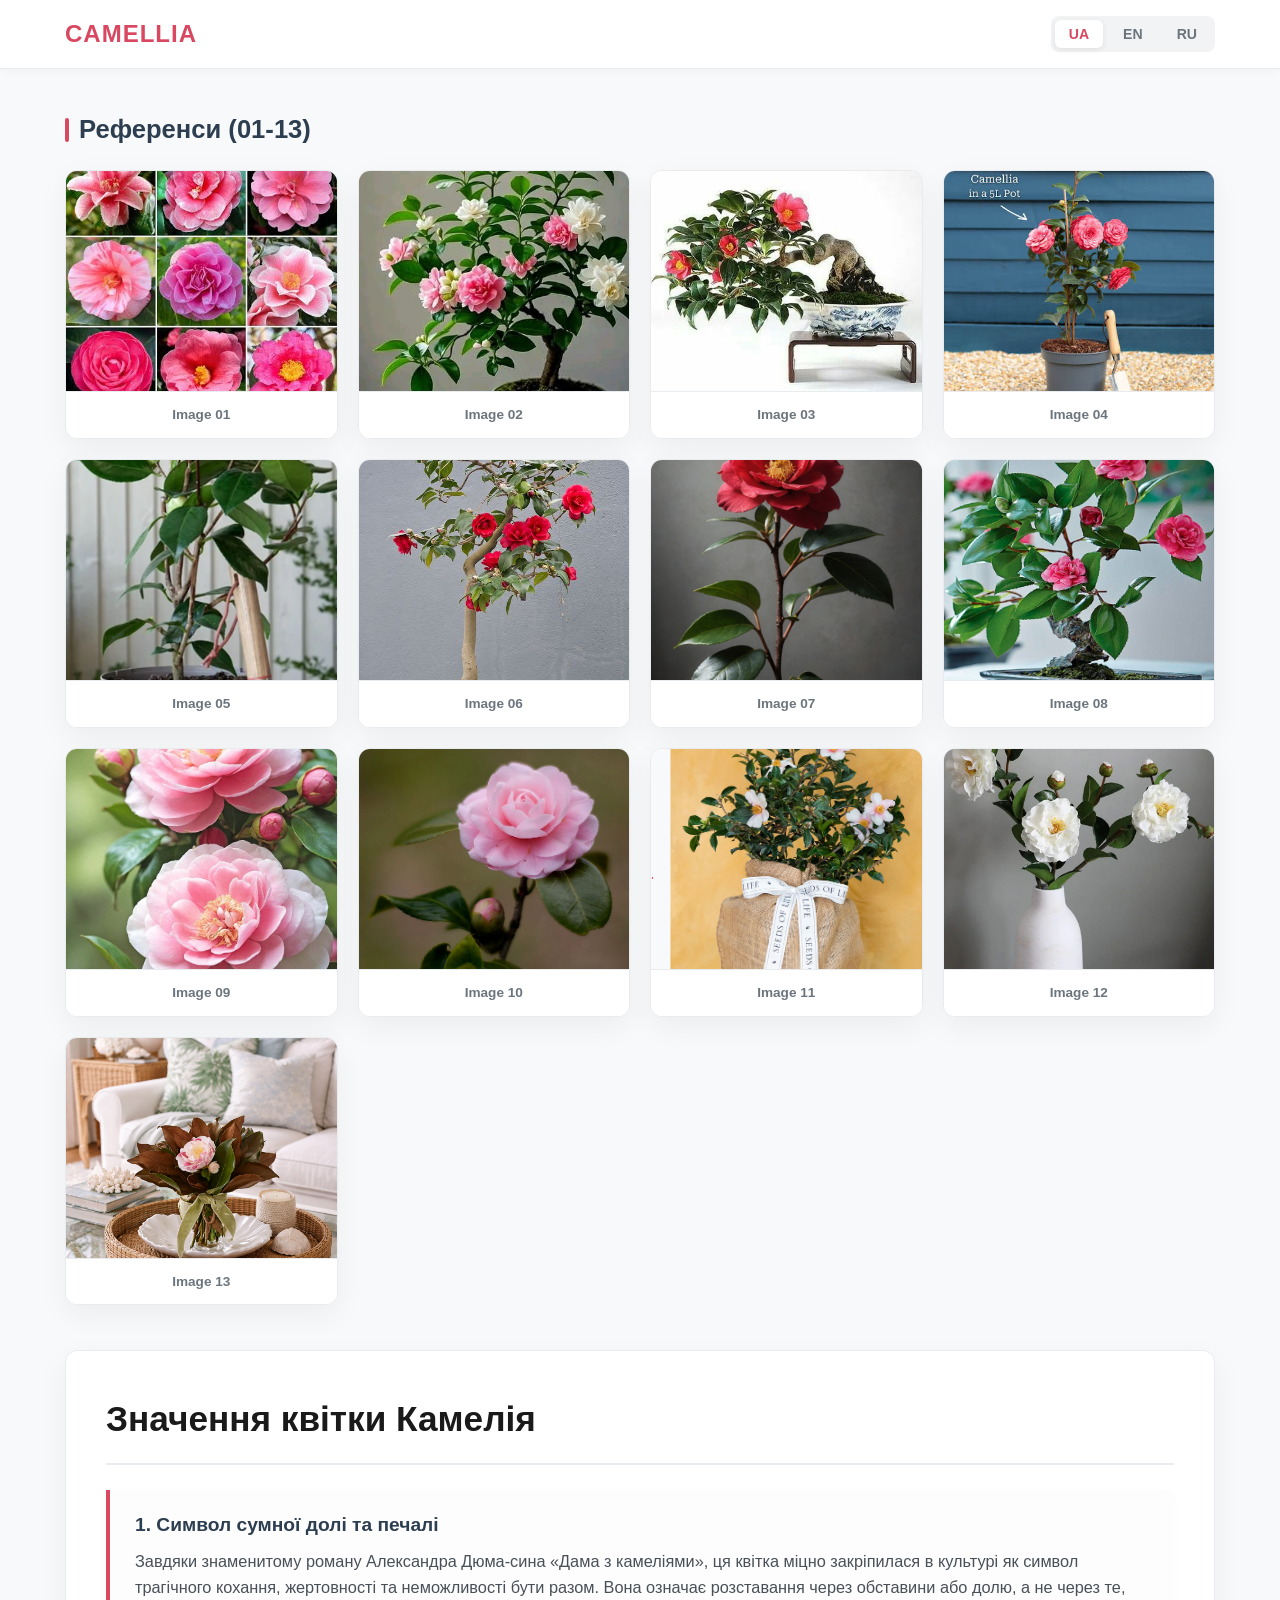
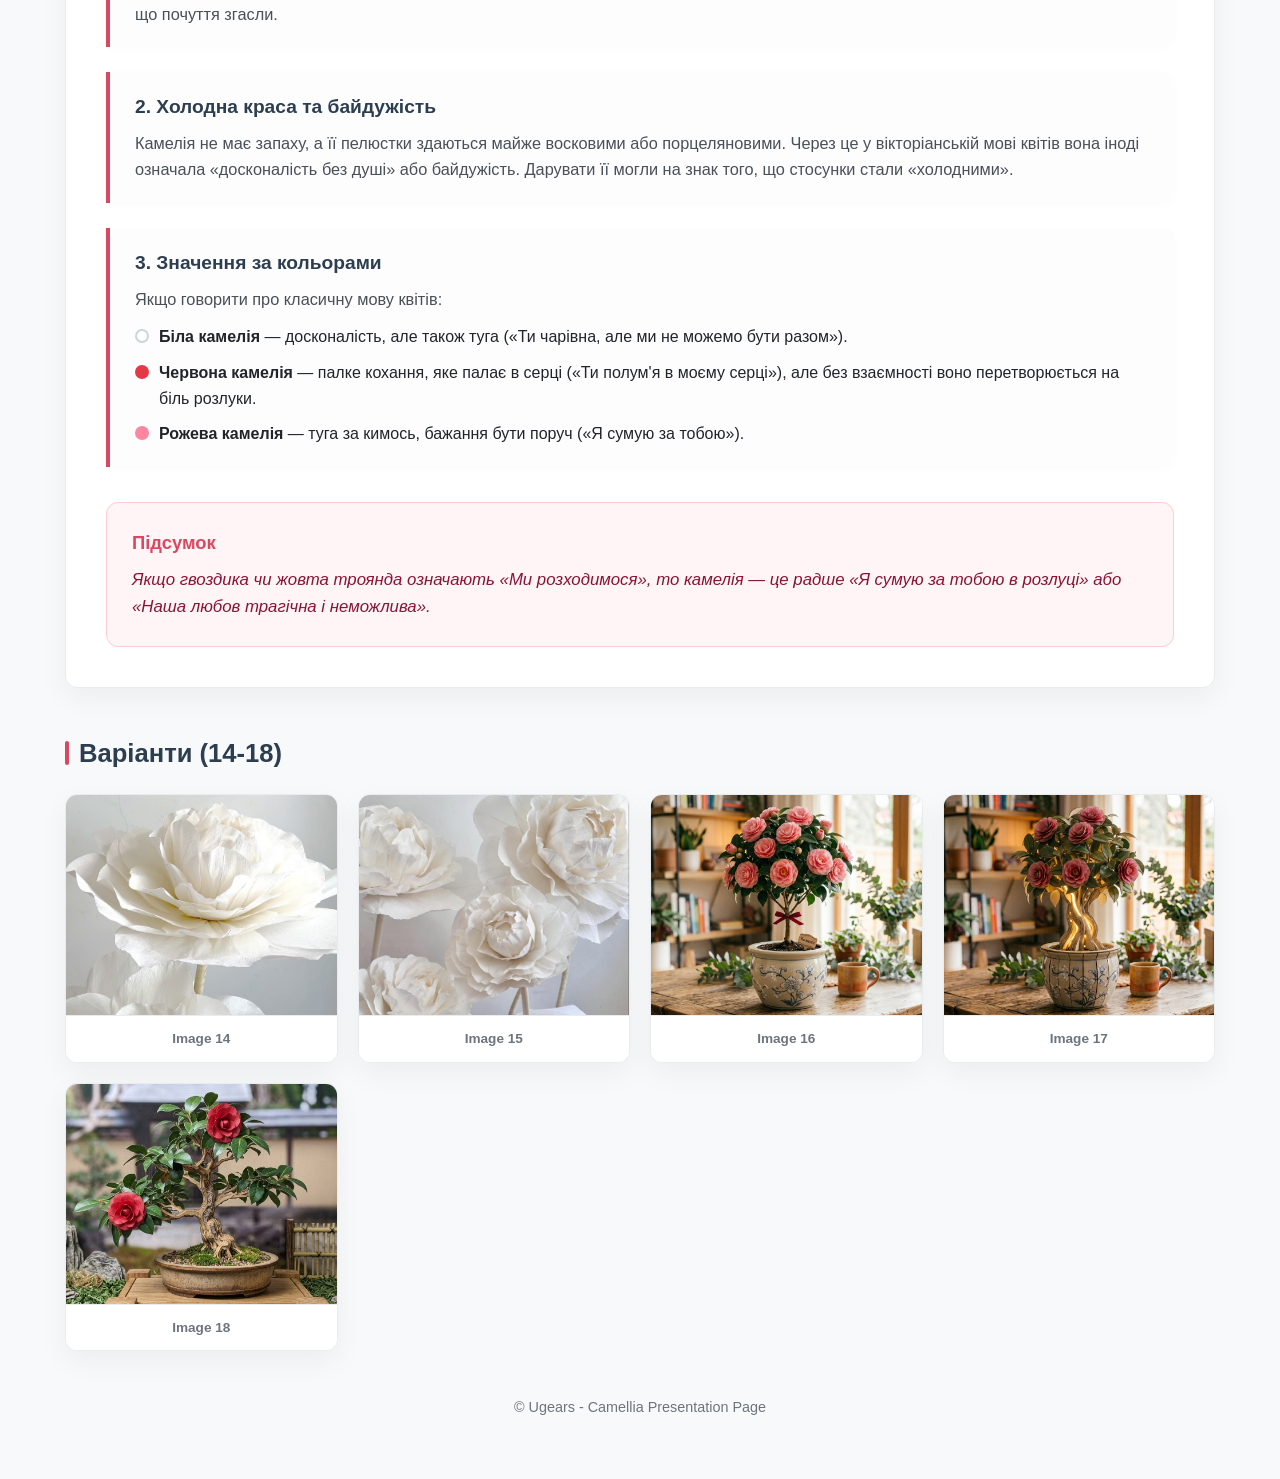
<file: Camelia.html>
<!DOCTYPE html>
<html lang="uk">
<head>
    <meta charset="UTF-8">
    <meta name="viewport" content="width=device-width, initial-scale=1.0">
    <title>Camellia - Ugears</title>
    <style>
        :root {
            --bg-color: #f8f9fa;
            --card-bg: #ffffff;
            --text-main: #212529;
            --text-muted: #6c757d;
            --accent: #d94861;
            --accent-hover: #b8354c;
            --border-color: #e9ecef;
            --shadow: 0 10px 30px rgba(0, 0, 0, 0.05);
            --radius: 12px;
            --transition: all 0.3s ease;
        }

        * {
            box-sizing: border-box;
            margin: 0;
            padding: 0;
        }

        body {
            font-family: 'Segoe UI', -apple-system, BlinkMacSystemFont, Roboto, Helvetica, Arial, sans-serif;
            background-color: var(--bg-color);
            color: var(--text-main);
            line-height: 1.6;
            padding-bottom: 60px;
        }

        header {
            background-color: var(--card-bg);
            border-bottom: 1px solid var(--border-color);
            position: sticky;
            top: 0;
            z-index: 1000;
            box-shadow: 0 2px 10px rgba(0,0,0,0.03);
        }

        .header-container {
            max-width: 1200px;
            margin: 0 auto;
            padding: 15px 25px;
            display: flex;
            justify-content: space-between;
            align-items: center;
        }

        .logo {
            font-size: 1.5rem;
            font-weight: 700;
            color: var(--accent);
            letter-spacing: 1px;
            text-transform: uppercase;
        }

        .lang-switcher {
            display: flex;
            gap: 6px;
            background: #f1f3f5;
            padding: 4px;
            border-radius: 8px;
        }

        .lang-btn {
            border: none;
            background: transparent;
            padding: 6px 14px;
            font-size: 0.88rem;
            font-weight: 600;
            color: var(--text-muted);
            cursor: pointer;
            border-radius: 6px;
            transition: var(--transition);
        }

        .lang-btn.active {
            background: var(--card-bg);
            color: var(--accent);
            box-shadow: 0 2px 6px rgba(0,0,0,0.08);
        }

        .lang-btn:hover:not(.active) {
            color: var(--text-main);
        }

        main {
            max-width: 1200px;
            margin: 40px auto;
            padding: 0 25px;
        }

        .section-title {
            font-size: 1.6rem;
            font-weight: 700;
            margin-bottom: 20px;
            color: #2c3e50;
            display: flex;
            align-items: center;
            gap: 10px;
        }

        .section-title::before {
            content: '';
            display: inline-block;
            width: 4px;
            height: 24px;
            background-color: var(--accent);
            border-radius: 2px;
        }

        /* Image Grids */
        .image-grid {
            display: grid;
            grid-template-columns: repeat(auto-fill, minmax(220px, 1fr));
            gap: 20px;
            margin-bottom: 45px;
        }

        .image-card {
            background: var(--card-bg);
            border-radius: var(--radius);
            overflow: hidden;
            border: 1px solid var(--border-color);
            box-shadow: var(--shadow);
            transition: var(--transition);
            display: flex;
            flex-direction: column;
        }

        .image-card:hover {
            transform: translateY(-4px);
            box-shadow: 0 15px 35px rgba(0,0,0,0.1);
        }

        .image-container {
            width: 100%;
            height: 220px;
            background-color: #f8f9fa;
            position: relative;
            overflow: hidden;
        }

        .image-container img {
            width: 100%;
            height: 100%;
            object-fit: cover;
            transition: transform 0.4s ease;
        }

        .image-card:hover img {
            transform: scale(1.05);
        }

        .image-caption {
            padding: 12px 15px;
            font-size: 0.85rem;
            font-weight: 600;
            color: var(--text-muted);
            text-align: center;
            background: #fff;
            border-top: 1px solid var(--border-color);
        }

        /* Text Content Styling */
        .content-card {
            background: var(--card-bg);
            border-radius: var(--radius);
            padding: 40px;
            box-shadow: var(--shadow);
            border: 1px solid var(--border-color);
            margin-bottom: 45px;
        }

        .content-card h1 {
            font-size: 2.2rem;
            color: #1a1a1a;
            margin-bottom: 25px;
            border-bottom: 2px solid var(--border-color);
            padding-bottom: 15px;
        }

        .meaning-list {
            display: flex;
            flex-direction: column;
            gap: 25px;
        }

        .meaning-item {
            background: #fdfdfe;
            border-left: 4px solid var(--accent);
            padding: 20px 25px;
            border-radius: 0 var(--radius) var(--radius) 0;
            box-shadow: 0 2px 8px rgba(0,0,0,0.02);
        }

        .meaning-item h3 {
            font-size: 1.2rem;
            color: #2c3e50;
            margin-bottom: 8px;
        }

        .meaning-item p {
            color: #495057;
            font-size: 1.02rem;
        }

        .color-list {
            list-style: none;
            margin-top: 10px;
            display: flex;
            flex-direction: column;
            gap: 10px;
        }

        .color-item {
            display: flex;
            align-items: flex-start;
            gap: 10px;
        }

        .color-badge {
            display: inline-block;
            width: 14px;
            height: 14px;
            border-radius: 50%;
            margin-top: 5px;
            flex-shrink: 0;
        }

        .badge-white { background: #ffffff; border: 2px solid #ced4da; }
        .badge-red { background: #e63946; }
        .badge-pink { background: #ff85a1; }

        .summary-box {
            margin-top: 35px;
            background: #fff5f6;
            border: 1px solid #fecdd3;
            border-radius: var(--radius);
            padding: 25px;
        }

        .summary-box h3 {
            color: var(--accent);
            margin-bottom: 10px;
            font-size: 1.15rem;
        }

        .summary-box p {
            color: #881337;
            font-size: 1.05rem;
            font-style: italic;
        }

        footer {
            text-align: center;
            color: var(--text-muted);
            font-size: 0.9rem;
            margin-top: 40px;
        }

        @media (max-width: 768px) {
            .content-card {
                padding: 25px;
            }
            .header-container {
                padding: 12px 15px;
            }
            .image-grid {
                grid-template-columns: repeat(auto-fill, minmax(150px, 1fr));
                gap: 12px;
            }
            .image-container {
                height: 160px;
            }
        }
    </style>
</head>
<body>

    <header>
        <div class="header-container">
            <div class="logo">Camellia</div>
            <div class="lang-switcher">
                <button class="lang-btn active" onclick="setLanguage('ua')">UA</button>
                <button class="lang-btn" onclick="setLanguage('en')">EN</button>
                <button class="lang-btn" onclick="setLanguage('ru')">RU</button>
            </div>
        </div>
    </header>

    <main>
        <!-- Top Image Section (01-13) -->
        <h2 class="section-title" data-i18n="top_images_title">Референси (01-13)</h2>
        <div class="image-grid" id="top-grid"></div>

        <!-- Text Content Section -->
        <div class="content-card">
            <h1 data-i18n="main_title">Значення квітки Камелія</h1>
            
            <div class="meaning-list">
                <div class="meaning-item">
                    <h3 data-i18n="item1_title">1. Символ сумної долі та печалі</h3>
                    <p data-i18n="item1_desc">Завдяки знаменитому роману Александра Дюма-сина «Дама з камеліями», ця квітка міцно закріпилася в культурі як символ трагічного кохання, жертовності та неможливості бути разом. Вона означає розставання через обставини або долю, а не через те, що почуття згасли.</p>
                </div>

                <div class="meaning-item">
                    <h3 data-i18n="item2_title">2. Холодна краса та байдужість</h3>
                    <p data-i18n="item2_desc">Камелія не має запаху, а її пелюстки здаються майже восковими або порцеляновими. Через це у вікторіанській мові квітів вона іноді означала «досконалість без душі» або байдужість. Дарувати її могли на знак того, що стосунки стали «холодними».</p>
                </div>

                <div class="meaning-item">
                    <h3 data-i18n="item3_title">3. Значення за кольорами</h3>
                    <p data-i18n="item3_subtitle" style="margin-bottom: 12px;">Якщо говорити про класичну мову квітів:</p>
                    <ul class="color-list">
                        <li class="color-item">
                            <span class="color-badge badge-white"></span>
                            <span data-i18n="color_white"><strong>Біла камелія</strong> — досконалість, але також туга («Ти чарівна, але ми не можемо бути разом»).</span>
                        </li>
                        <li class="color-item">
                            <span class="color-badge badge-red"></span>
                            <span data-i18n="color_red"><strong>Червона камелія</strong> — палке кохання, яке палає в серці («Ти полум'я в моєму серці»), але без взаємності воно перетворюється на біль розлуки.</span>
                        </li>
                        <li class="color-item">
                            <span class="color-badge badge-pink"></span>
                            <span data-i18n="color_pink"><strong>Рожева камелія</strong> — туга за кимось, бажання бути поруч («Я сумую за тобою»).</span>
                        </li>
                    </ul>
                </div>
            </div>

            <div class="summary-box">
                <h3 data-i18n="summary_title">Підсумок</h3>
                <p data-i18n="summary_desc">Якщо гвоздика чи жовта троянда означають «Ми розходимося», то камелія — це радше «Я сумую за тобою в розлуці» або «Наша любов трагічна і неможлива».</p>
            </div>
        </div>

        <!-- Bottom Image Section (14-18) -->
        <h2 class="section-title" data-i18n="bottom_images_title">Варіанти (14-18)</h2>
        <div class="image-grid" id="bottom-grid"></div>
    </main>

    <footer>
        <p>&copy; Ugears - Camellia Presentation Page</p>
    </footer>

    <script>
        // Створення карток зображень
        function renderGrid(containerId, start, end) {
            const container = document.getElementById(containerId);
            let html = '';
            for (let i = start; i <= end; i++) {
                const num = String(i).padStart(2, '0');
                html += `
                    <div class="image-card">
                        <div class="image-container">
                            <img src="${num}.jpg" alt="Camellia ${num}" onerror="this.src='https://via.placeholder.com/300x300?text=Image+${num}';">
                        </div>
                        <div class="image-caption">Image ${num}</div>
                    </div>
                `;
            }
            container.innerHTML = html;
        }

        renderGrid('top-grid', 1, 13);
        renderGrid('bottom-grid', 14, 18);

        // Переклади
        const translations = {
            ua: {
                top_images_title: "Референси (01-13)",
                bottom_images_title: "Варіанти (14-18)",
                main_title: "Значення квітки Камелія",
                item1_title: "1. Символ сумної долі та печалі",
                item1_desc: "Завдяки знаменитому роману Александра Дюма-сина «Дама з камеліями», ця квітка міцно закріпилася в культурі як символ трагічного кохання, жертовності та неможливості бути разом. Вона означає розставання через обставини або долю, а не через те, що почуття згасли.",
                item2_title: "2. Холодна краса та байдужість",
                item2_desc: "Камелія не має запаху, а її пелюстки здаються майже восковими або порцеляновими. Через це у вікторіанській мові квітів вона іноді означала «досконалість без душі» або байдужість. Дарувати її могли на знак того, що стосунки стали «холодними».",
                item3_title: "3. Значення за кольорами",
                item3_subtitle: "Якщо говорити про класичну мову квітів:",
                color_white: "<strong>Біла камелія</strong> — досконалість, але також туга («Ти чарівна, але ми не можемо бути разом»).",
                color_red: "<strong>Червона камелія</strong> — палке кохання, яке палає в серці («Ти полум'я в моєму серці»), але без взаємності воно перетворюється на біль розлуки.",
                color_pink: "<strong>Рожева камелія</strong> — туга за кимось, бажання бути поруч («Я сумую за тобою»).",
                summary_title: "Підсумок",
                summary_desc: "Якщо гвоздика чи жовта троянда означають «Ми розходимося», то камелія — це радше «Я сумую за тобою в розлуці» або «Наша любов трагічна і неможлива»."
            },
            en: {
                top_images_title: "References (01-13)",
                bottom_images_title: "Variants (14-18)",
                main_title: "Meaning of the Camellia Flower",
                item1_title: "1. Symbol of Sad Fate and Sorrow",
                item1_desc: "Thanks to Alexandre Dumas fils' famous novel 'The Lady of the Camellias', this flower became firmly established in culture as a symbol of tragic love, sacrifice, and the impossibility of being together. It signifies parting due to circumstances or fate, rather than fading feelings.",
                item2_title: "2. Cold Beauty and Indifference",
                item2_desc: "The camellia has no scent, and its petals appear almost waxy or porcelain. Because of this, in the Victorian language of flowers, it sometimes represented 'perfection without a soul' or indifference. Giving it could signal that relationships had grown cold.",
                item3_title: "3. Meaning by Color",
                item3_subtitle: "In the classic language of flowers:",
                color_white: "<strong>White Camellia</strong> — perfection, but also longing ('You are charming, but we cannot be together').",
                color_red: "<strong>Red Camellia</strong> — passionate love burning in the heart ('You are a flame in my heart'), but without reciprocity, it turns into the pain of separation.",
                color_pink: "<strong>Pink Camellia</strong> — longing for someone, a desire to be close ('I miss you').",
                summary_title: "Summary",
                summary_desc: "If a carnation or yellow rose means 'We are breaking up', the camellia is rather 'I miss you in separation' or 'Our love is tragic and impossible'."
            },
            ru: {
                top_images_title: "Референсы (01-13)",
                bottom_images_title: "Варианты (14-18)",
                main_title: "Значение цветка Камелия",
                item1_title: "1. Символ печальной судьбы и грусти",
                item1_desc: "Благодаря знаменитому роману Александра Дюма-сына «Дама с камелиями», этот цветок прочно закрепился в культуре как символ трагической любви, жертвенности и невозможности быть вместе. Он означает расставание из-за обстоятельств или судьбы, а не из-за того, что чувства угасли.",
                item2_title: "2. Холодная красота и равнодушие",
                item2_desc: "Камелия не имеет запаха, а её лепестки кажутся почти восковыми или фарфоровыми. Из-за этого в викторианском языке цветов она иногда означала «совершенство без души» или равнодушие. Дарить её могли в знак того, что отношения стали «холодными».",
                item3_title: "3. Значение по цветам",
                item3_subtitle: "Если говорить о классическом языке цветов:",
                color_white: "<strong>Белая камелия</strong> — совершенство, но также тоска («Ты пленительна, но мы не можем быть вместе»).",
                color_red: "<strong>Красная камелия</strong> — страстная любовь, пылающая в сердце («Ты пламя в моём сердце»), но без взаимности она превращается в боль разлуки.",
                color_pink: "<strong>Розовая камелия</strong> — тоска по кому-то, желание быть рядом («Я скучаю по тебе»).",
                summary_title: "Итог",
                summary_desc: "Если гвоздика или жёлтая роза означают «Мы расстаёмся», то камелия — это скорее «Я скучаю по тебе в разлуке» или «Наша любовь трагична и невозможна»."
            }
        };

        function setLanguage(lang) {
            document.querySelectorAll('[data-i18n]').forEach(element => {
                const key = element.getAttribute('data-i18n');
                if (translations[lang] && translations[lang][key]) {
                    element.innerHTML = translations[lang][key];
                }
            });

            document.querySelectorAll('.lang-btn').forEach(btn => {
                btn.classList.remove('active');
            });

            const activeBtn = Array.from(document.querySelectorAll('.lang-btn')).find(
                btn => btn.textContent.toLowerCase() === lang.toLowerCase()
            );
            if (activeBtn) {
                activeBtn.classList.add('active');
            }

            document.documentElement.lang = lang;
        }
    </script>
</body>
</html>
</file>
